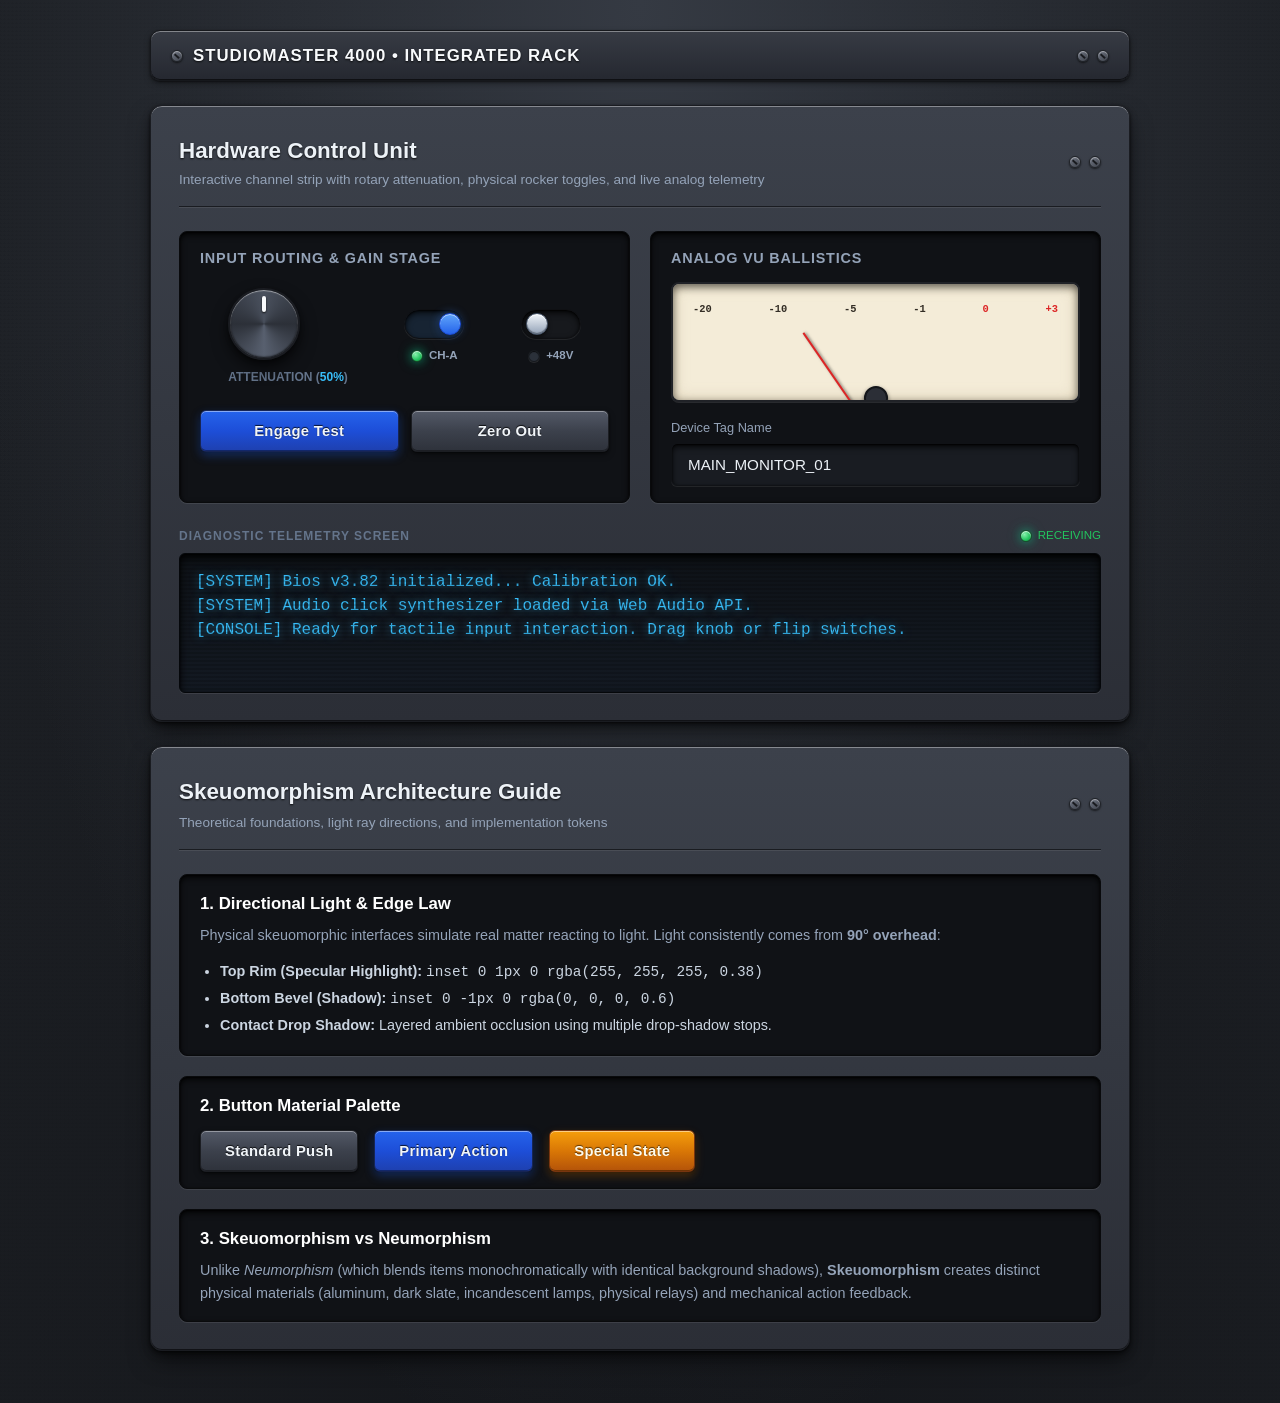
<file: index.html>
<!DOCTYPE html>
<html lang="en">
<head>
  <meta charset="UTF-8">
  <meta name="viewport" content="width=device-width, initial-scale=1.0">
  <title>Skeuomorphism Studio & Control Unit</title>
  <style>
    /* ==========================================================================
       1. GLOBAL DESIGN TOKENS & VARIABLES
       ========================================================================== */
    :root {
      /* Palette: Slate & Physical Hardware */
      --bg-desk: #1e2126;
      --panel-top: #3c414b;
      --panel-bottom: #2b2e36;
      --panel-border: #1a1c21;

      --chassis-top: #484e59;
      --chassis-mid: #343942;
      --chassis-bottom: #282b32;

      --screen-bg: #101216;
      --screen-border: #090a0c;

      /* Accent & Lighting */
      --accent-amber: #f59e0b;
      --accent-amber-glow: rgba(245, 158, 11, 0.45);
      --accent-green: #10b981;
      --accent-green-glow: rgba(16, 185, 129, 0.45);
      --accent-blue: #3b82f6;
      --accent-blue-glow: rgba(59, 130, 246, 0.45);
      --accent-red: #ef4444;
      --accent-red-glow: rgba(239, 68, 68, 0.45);

      /* Typography Colors */
      --text-primary: #edf2f7;
      --text-secondary: #94a3b8;
      --text-muted: #64748b;

      /* Skeuomorphic Lighting Physics (Directional: 90° Overhead Light) */
      --specular-top-sharp: inset 0 1px 0 rgba(255, 255, 255, 0.38);
      --specular-top-soft: inset 0 1px 1px rgba(255, 255, 255, 0.2);
      --bevel-bottom-shadow: inset 0 -1px 0 rgba(0, 0, 0, 0.6);
      --lip-shadow: 0 1px 0 rgba(255, 255, 255, 0.08);

      /* Depth Shadows (Ambient + Occlusion) */
      --shadow-raised-sm: 
        0 1px 2px rgba(0, 0, 0, 0.5),
        0 3px 6px rgba(0, 0, 0, 0.35);

      --shadow-raised-md: 
        0 1px 3px rgba(0, 0, 0, 0.6),
        0 4px 8px -1px rgba(0, 0, 0, 0.45),
        0 12px 24px -4px rgba(0, 0, 0, 0.55);

      --shadow-sunken-well: 
        inset 0 3px 6px rgba(0, 0, 0, 0.75),
        inset 0 1px 2px rgba(0, 0, 0, 0.9),
        0 1px 0 rgba(255, 255, 255, 0.08);

      --shadow-sunken-shallow: 
        inset 0 1px 3px rgba(0, 0, 0, 0.6),
        inset 0 1px 1px rgba(0, 0, 0, 0.8),
        0 1px 0 rgba(255, 255, 255, 0.06);

      --tactile-spring: cubic-bezier(0.25, 1, 0.5, 1);
    }

    /* ==========================================================================
       2. BASE & DESK SURFACE
       ========================================================================== */
    * {
      box-sizing: border-box;
      margin: 0;
      padding: 0;
    }

    body {
      font-family: -apple-system, BlinkMacSystemFont, "Segoe UI", Roboto, Helvetica, Arial, sans-serif;
      background-color: var(--bg-desk);
      background-image: 
        radial-gradient(ellipse at 50% 0%, #353a43 0%, transparent 75%),
        radial-gradient(circle at 50% 100%, #14161a 0%, transparent 80%),
        linear-gradient(45deg, rgba(0,0,0,0.05) 25%, transparent 25%),
        linear-gradient(-45deg, rgba(0,0,0,0.05) 25%, transparent 25%);
      background-size: 100% 100%, 100% 100%, 4px 4px, 4px 4px;
      color: var(--text-primary);
      min-height: 100vh;
      line-height: 1.5;
      padding: 30px 16px;
      -webkit-font-smoothing: antialiased;
    }

    .container {
      max-width: 980px;
      margin: 0 auto;
    }

    /* ==========================================================================
       3. NAVIGATION BAR (RACK MOUNT STYLE)
       ========================================================================== */
    .skeuo-nav {
      display: flex;
      align-items: center;
      justify-content: space-between;
      background: linear-gradient(180deg, #373b44 0%, #252830 100%);
      border: 1px solid #16181c;
      border-radius: 10px;
      padding: 12px 20px;
      margin-bottom: 24px;
      box-shadow: 
        var(--specular-top-sharp),
        var(--bevel-bottom-shadow),
        var(--shadow-raised-sm);
    }

    .nav-brand {
      font-weight: 800;
      letter-spacing: 1px;
      text-transform: uppercase;
      font-size: 1.05rem;
      color: #f8fafc;
      text-shadow: 0 1px 2px rgba(0,0,0,0.8);
      display: flex;
      align-items: center;
      gap: 10px;
    }

    /* ==========================================================================
       4. SKEUOMORPHIC PANELS & CHASSIS
       ========================================================================== */
    .skeuo-panel {
      background: linear-gradient(180deg, var(--panel-top) 0%, var(--panel-bottom) 100%);
      border: 1px solid var(--panel-border);
      border-radius: 12px;
      box-shadow: 
        var(--specular-top-sharp),
        var(--bevel-bottom-shadow),
        var(--shadow-raised-md);
      padding: 28px;
      margin-bottom: 24px;
      position: relative;
    }

    .chassis-header {
      display: flex;
      justify-content: space-between;
      align-items: center;
      border-bottom: 1px solid #1a1c21;
      box-shadow: 0 1px 0 rgba(255, 255, 255, 0.08);
      padding-bottom: 16px;
      margin-bottom: 24px;
    }

    /* Industrial Corner Screws */
    .skeuo-screw {
      width: 12px;
      height: 12px;
      background: linear-gradient(135deg, #717784 0%, #3e424b 100%);
      border-radius: 50%;
      border: 1px solid #1f2227;
      box-shadow: 
        inset 0 1px 1px rgba(255, 255, 255, 0.5),
        0 1px 2px rgba(0, 0, 0, 0.6);
      position: relative;
      display: inline-block;
    }

    .skeuo-screw::after {
      content: "";
      position: absolute;
      top: 50%;
      left: 20%;
      right: 20%;
      height: 1.5px;
      background: #191b1f;
      transform: translateY(-50%) rotate(42deg);
    }

    /* ==========================================================================
       5. INSET WELLS, TERMINALS & VU METER
       ========================================================================== */
    .skeuo-well {
      background: var(--screen-bg);
      border: 1px solid var(--screen-border);
      border-radius: 8px;
      box-shadow: var(--shadow-sunken-well);
      padding: 16px 20px;
    }

    .skeuo-display-screen {
      background: linear-gradient(180deg, #0e1217 0%, #131922 100%);
      border: 1px solid #05070a;
      border-radius: 6px;
      box-shadow: 
        inset 0 4px 8px rgba(0, 0, 0, 0.9),
        inset 0 1px 2px rgba(0, 0, 0, 0.8),
        0 1px 0 rgba(255, 255, 255, 0.08);
      font-family: "SF Mono", Monaco, Consolas, monospace;
      color: #38bdf8;
      text-shadow: 0 0 8px rgba(56, 189, 248, 0.6);
      padding: 16px;
      position: relative;
      overflow: hidden;
      height: 140px;
      overflow-y: auto;
    }

    .skeuo-display-screen::before {
      content: " ";
      display: block;
      position: absolute;
      top: 0; left: 0; bottom: 0; right: 0;
      background: linear-gradient(rgba(18, 16, 16, 0) 50%, rgba(0, 0, 0, 0.25) 50%);
      background-size: 100% 4px;
      pointer-events: none;
      opacity: 0.6;
    }

    /* Analog VU Meter */
    .vu-meter-casing {
      width: 100%;
      height: 120px;
      background: #f4ecd8;
      border: 2px solid #202227;
      border-radius: 8px;
      box-shadow: 
        inset 0 3px 8px rgba(0,0,0,0.6),
        inset 0 0 16px rgba(180, 160, 120, 0.4),
        0 1px 0 rgba(255,255,255,0.1);
      position: relative;
      overflow: hidden;
    }

    .vu-scale {
      position: absolute;
      top: 18px;
      left: 20px;
      right: 20px;
      display: flex;
      justify-content: space-between;
      font-size: 0.65rem;
      font-weight: 700;
      color: #332d25;
      font-family: monospace;
    }

    .vu-needle {
      position: absolute;
      bottom: -40px;
      left: 50%;
      width: 2px;
      height: 130px;
      background: #dc2626;
      transform-origin: bottom center;
      transform: rotate(-35deg);
      transition: transform 0.1s linear;
      box-shadow: 1px 1px 3px rgba(0,0,0,0.5);
    }

    .vu-pivot {
      position: absolute;
      bottom: -10px;
      left: 50%;
      transform: translateX(-50%);
      width: 24px;
      height: 24px;
      background: #2b2e36;
      border-radius: 50%;
      border: 2px solid #14161a;
      box-shadow: 0 2px 4px rgba(0,0,0,0.6);
    }

    /* ==========================================================================
       6. TACTILE PUSH BUTTONS
       ========================================================================== */
    .skeuo-btn {
      display: inline-flex;
      align-items: center;
      justify-content: center;
      gap: 8px;
      padding: 12px 24px;
      font-size: 0.925rem;
      font-weight: 600;
      letter-spacing: 0.3px;
      color: #f1f5f9;
      text-shadow: 0 -1px 1px rgba(0, 0, 0, 0.8);
      background: linear-gradient(180deg, #535967 0%, #3c414c 50%, #2e323b 100%);
      border: 1px solid #1c1e23;
      border-radius: 6px;
      box-shadow: 
        var(--specular-top-sharp),
        inset 0 -1px 0 rgba(0, 0, 0, 0.4),
        var(--shadow-raised-sm);
      cursor: pointer;
      user-select: none;
      transition: transform 0.06s ease, box-shadow 0.06s ease, background 0.06s ease;
      text-decoration: none;
    }

    .skeuo-btn:hover {
      background: linear-gradient(180deg, #5c6373 0%, #444a56 50%, #343842 100%);
      color: #ffffff;
    }

    .skeuo-btn:active {
      transform: translateY(2px);
      background: linear-gradient(180deg, #24272e 0%, #2f343d 100%);
      box-shadow: 
        inset 0 3px 5px rgba(0, 0, 0, 0.7),
        inset 0 1px 2px rgba(0, 0, 0, 0.8),
        0 1px 0 rgba(255, 255, 255, 0.1);
      text-shadow: 0 1px 2px rgba(0, 0, 0, 0.9);
    }

    .skeuo-btn-primary {
      background: linear-gradient(180deg, #2563eb 0%, #1d4ed8 50%, #1e40af 100%);
      border-color: #172554;
      box-shadow: 
        inset 0 1px 0 rgba(255, 255, 255, 0.45),
        inset 0 -1px 0 rgba(0, 0, 0, 0.4),
        0 4px 10px rgba(37, 99, 235, 0.35),
        var(--shadow-raised-sm);
    }

    .skeuo-btn-gold {
      background: linear-gradient(180deg, #f59e0b 0%, #d97706 50%, #b45309 100%);
      border-color: #78350f;
      color: #fffbeb;
      text-shadow: 0 -1px 1px rgba(0, 0, 0, 0.6);
      box-shadow: 
        inset 0 1px 0 rgba(255, 255, 255, 0.5),
        inset 0 -1px 0 rgba(0, 0, 0, 0.4),
        0 4px 10px rgba(217, 119, 6, 0.3),
        var(--shadow-raised-sm);
    }

    /* ==========================================================================
       7. INPUTS & FORM CONTROLS
       ========================================================================== */
    .skeuo-input {
      width: 100%;
      background: #191c22;
      border: 1px solid #101216;
      border-radius: 6px;
      box-shadow: var(--shadow-sunken-well);
      padding: 12px 16px;
      color: var(--text-primary);
      font-size: 0.95rem;
      font-family: inherit;
      outline: none;
    }

    .skeuo-input:focus {
      border-color: #3b82f6;
      box-shadow: 
        var(--shadow-sunken-well),
        0 0 0 1px rgba(59, 130, 246, 0.5),
        0 0 12px rgba(59, 130, 246, 0.25);
    }

    /* ==========================================================================
       8. TOGGLE SWITCH & LED
       ========================================================================== */
    .skeuo-toggle {
      position: relative;
      display: inline-block;
      width: 60px;
      height: 30px;
      cursor: pointer;
    }

    .skeuo-toggle input {
      opacity: 0;
      width: 0;
      height: 0;
    }

    .skeuo-toggle-track {
      position: absolute;
      top: 0; left: 0; right: 0; bottom: 0;
      background: #17191d;
      border-radius: 15px;
      border: 1px solid #0f1013;
      box-shadow: var(--shadow-sunken-well);
      transition: all 0.2s var(--tactile-spring);
    }

    .skeuo-toggle-knob {
      position: absolute;
      height: 22px;
      width: 22px;
      left: 4px;
      bottom: 3px;
      background: linear-gradient(180deg, #f1f5f9 0%, #94a3b8 100%);
      border-radius: 50%;
      border: 1px solid #475569;
      box-shadow: 
        inset 0 1px 0 #ffffff,
        inset 0 -1px 1px rgba(0, 0, 0, 0.4),
        0 2px 4px rgba(0, 0, 0, 0.6);
      transition: all 0.2s var(--tactile-spring);
    }

    .skeuo-toggle input:checked + .skeuo-toggle-track {
      background: #172433;
    }

    .skeuo-toggle input:checked + .skeuo-toggle-track .skeuo-toggle-knob {
      transform: translateX(30px);
      background: linear-gradient(180deg, #60a5fa 0%, #2563eb 100%);
      border-color: #1d4ed8;
      box-shadow: 
        inset 0 1px 0 rgba(255, 255, 255, 0.6),
        0 0 10px var(--accent-blue-glow),
        0 2px 4px rgba(0, 0, 0, 0.6);
    }

    .skeuo-led {
      width: 12px;
      height: 12px;
      border-radius: 50%;
      background: #2b313a;
      border: 1px solid #15181c;
      box-shadow: 
        inset 0 1px 1px rgba(0, 0, 0, 0.8),
        0 1px 0 rgba(255, 255, 255, 0.1);
      display: inline-block;
    }

    .skeuo-led.is-active-green {
      background: radial-gradient(circle at 35% 35%, #86efac 0%, #22c55e 60%, #15803d 100%);
      border-color: #14532d;
      box-shadow: 
        inset 0 1px 1px rgba(255, 255, 255, 0.8),
        0 0 8px var(--accent-green-glow),
        0 0 14px var(--accent-green-glow);
    }

    /* ==========================================================================
       9. ROTARY POTENTIOMETER DIAL & GRIDS
       ========================================================================== */
    .skeuo-knob {
      width: 72px;
      height: 72px;
      border-radius: 50%;
      background: conic-gradient(
        #4a515e 0deg,
        #2c3038 90deg,
        #58606f 180deg,
        #2c3038 270deg,
        #4a515e 360deg
      );
      border: 2px solid #1a1c21;
      box-shadow: 
        0 8px 16px rgba(0, 0, 0, 0.6),
        0 2px 4px rgba(0, 0, 0, 0.4),
        inset 0 1px 1px rgba(255, 255, 255, 0.5),
        inset 0 -1px 2px rgba(0, 0, 0, 0.8);
      position: relative;
      cursor: ns-resize;
      display: flex;
      align-items: center;
      justify-content: center;
      user-select: none;
    }

    .skeuo-knob-notch {
      width: 4px;
      height: 16px;
      background: #f8fafc;
      border-radius: 2px;
      position: absolute;
      top: 6px;
      box-shadow: 0 1px 2px rgba(0, 0, 0, 0.8);
    }

    .grid-2 {
      display: grid;
      grid-template-columns: 1fr 1fr;
      gap: 20px;
    }

    @media (max-width: 768px) {
      .grid-2 {
        grid-template-columns: 1fr;
      }
    }
  </style>
</head>
<body>

  <div class="container">
    <!-- Top Rack Navigation Header -->
    <header class="skeuo-nav">
      <div class="nav-brand">
        <span class="skeuo-screw"></span>
        <span>StudioMaster 4000 &bull; Integrated Rack</span>
      </div>
      <div style="display: flex; gap: 8px;">
        <span class="skeuo-screw"></span>
        <span class="skeuo-screw"></span>
      </div>
    </header>

    <!-- SECTION 1: Hardware Control Console Unit -->
    <section class="skeuo-panel">
      <div class="chassis-header">
        <div>
          <h1 style="font-size: 1.4rem; text-shadow: 0 1px 2px rgba(0,0,0,0.8);">Hardware Control Unit</h1>
          <p style="font-size: 0.85rem; color: var(--text-secondary); margin-top: 2px;">
            Interactive channel strip with rotary attenuation, physical rocker toggles, and live analog telemetry
          </p>
        </div>
        <div style="display: flex; gap: 8px;">
          <span class="skeuo-screw"></span>
          <span class="skeuo-screw"></span>
        </div>
      </div>

      <!-- Controls & Meter Grid -->
      <div class="grid-2">
        
        <!-- Left: Physical Controls (Switches, Dial, Buttons) -->
        <div class="skeuo-well">
          <h2 style="font-size: 0.9rem; text-transform: uppercase; letter-spacing: 0.8px; color: var(--text-secondary); margin-bottom: 18px;">
            Input Routing & Gain Stage
          </h2>

          <div style="display: flex; align-items: center; justify-content: space-around; margin-bottom: 24px;">
            <!-- Rotary Knob -->
            <div style="text-align: center;">
              <div class="skeuo-knob" data-readout="knobVal" data-angle="0">
                <div class="skeuo-knob-notch"></div>
              </div>
              <div style="margin-top: 8px; font-size: 0.75rem; color: var(--text-muted); font-weight: 700;">
                ATTENUATION (<span id="knobVal" style="color: #38bdf8;">50%</span>)
              </div>
            </div>

            <!-- Rocker Toggle 1 (CH-A) -->
            <div style="text-align: center;">
              <label class="skeuo-toggle">
                <input type="checkbox" data-channel="CH-A" data-led-target="ledA" checked>
                <span class="skeuo-toggle-track">
                  <span class="skeuo-toggle-knob"></span>
                </span>
              </label>
              <div style="margin-top: 8px; display: flex; align-items: center; justify-content: center; gap: 6px;">
                <span class="skeuo-led is-active-green" id="ledA"></span>
                <span style="font-size: 0.72rem; color: var(--text-secondary); font-weight: 600;">CH-A</span>
              </div>
            </div>

            <!-- Rocker Toggle 2 (Phantom Power) -->
            <div style="text-align: center;">
              <label class="skeuo-toggle">
                <input type="checkbox" data-channel="PHANTOM" data-led-target="ledPhantom">
                <span class="skeuo-toggle-track">
                  <span class="skeuo-toggle-knob"></span>
                </span>
              </label>
              <div style="margin-top: 8px; display: flex; align-items: center; justify-content: center; gap: 6px;">
                <span class="skeuo-led" id="ledPhantom"></span>
                <span style="font-size: 0.72rem; color: var(--text-secondary); font-weight: 600;">+48V</span>
              </div>
            </div>
          </div>

          <!-- Tactile Action Buttons -->
          <div style="display: flex; gap: 12px; margin-top: 16px;">
            <button class="skeuo-btn skeuo-btn-primary" id="btnExecute" style="flex: 1;">Engage Test</button>
            <button class="skeuo-btn" id="btnReset" style="flex: 1;">Zero Out</button>
          </div>
        </div>

        <!-- Right: Analog Meter & Device Parameter -->
        <div class="skeuo-well" style="display: flex; flex-direction: column; justify-content: space-between;">
          <div>
            <h2 style="font-size: 0.9rem; text-transform: uppercase; letter-spacing: 0.8px; color: var(--text-secondary); margin-bottom: 12px;">
              Analog VU Ballistics
            </h2>

            <!-- Mechanical VU Meter -->
            <div class="vu-meter-casing">
              <div class="vu-scale">
                <span>-20</span>
                <span>-10</span>
                <span>-5</span>
                <span>-1</span>
                <span style="color: #dc2626;">0</span>
                <span style="color: #dc2626;">+3</span>
              </div>
              <div class="vu-needle" id="vuNeedle"></div>
              <div class="vu-pivot"></div>
            </div>
          </div>

          <div style="margin-top: 16px;">
            <label style="font-size: 0.8rem; color: var(--text-secondary); display: block; margin-bottom: 6px;">Device Tag Name</label>
            <input type="text" class="skeuo-input" value="MAIN_MONITOR_01">
          </div>
        </div>

      </div>

      <!-- Live CRT Telemetry Terminal -->
      <div style="margin-top: 24px;">
        <div style="display: flex; justify-content: space-between; align-items: center; margin-bottom: 8px;">
          <span style="font-size: 0.75rem; text-transform: uppercase; letter-spacing: 1px; color: var(--text-muted); font-weight: 700;">
            Diagnostic Telemetry Screen
          </span>
          <span style="display: flex; align-items: center; gap: 6px; font-size: 0.72rem; color: #22c55e;">
            <span class="skeuo-led is-active-green"></span> RECEIVING
          </span>
        </div>
        <div class="skeuo-display-screen" id="terminalOutput">
          <div>[SYSTEM] Bios v3.82 initialized... Calibration OK.</div>
          <div>[SYSTEM] Audio click synthesizer loaded via Web Audio API.</div>
          <div>[CONSOLE] Ready for tactile input interaction. Drag knob or flip switches.</div>
        </div>
      </div>
    </section>

    <!-- SECTION 2: Skeuomorphism Architecture & Specification Guide -->
    <section class="skeuo-panel">
      <div class="chassis-header">
        <div>
          <h2 style="font-size: 1.4rem; text-shadow: 0 1px 2px rgba(0,0,0,0.8);">Skeuomorphism Architecture Guide</h2>
          <p style="font-size: 0.85rem; color: var(--text-secondary); margin-top: 4px;">
            Theoretical foundations, light ray directions, and implementation tokens
          </p>
        </div>
        <div style="display: flex; gap: 8px;">
          <span class="skeuo-screw"></span>
          <span class="skeuo-screw"></span>
        </div>
      </div>

      <!-- Core Physics Card -->
      <div class="skeuo-well" style="margin-bottom: 20px;">
        <h3 style="font-size: 1.05rem; color: #fff; margin-bottom: 8px;">1. Directional Light & Edge Law</h3>
        <p style="font-size: 0.9rem; color: var(--text-secondary); line-height: 1.6;">
          Physical skeuomorphic interfaces simulate real matter reacting to light. Light consistently comes from <strong>90° overhead</strong>:
        </p>
        <ul style="margin: 12px 0 0 20px; font-size: 0.9rem; color: #cbd5e1; line-height: 1.8;">
          <li><strong>Top Rim (Specular Highlight):</strong> <code>inset 0 1px 0 rgba(255, 255, 255, 0.38)</code></li>
          <li><strong>Bottom Bevel (Shadow):</strong> <code>inset 0 -1px 0 rgba(0, 0, 0, 0.6)</code></li>
          <li><strong>Contact Drop Shadow:</strong> Layered ambient occlusion using multiple drop-shadow stops.</li>
        </ul>
      </div>

      <!-- Live Interactive Button Test Palette -->
      <div class="skeuo-well" style="margin-bottom: 20px;">
        <h3 style="font-size: 1.05rem; color: #fff; margin-bottom: 12px;">2. Button Material Palette</h3>
        <div style="display: flex; gap: 16px; align-items: center; flex-wrap: wrap;">
          <button class="skeuo-btn">Standard Push</button>
          <button class="skeuo-btn skeuo-btn-primary">Primary Action</button>
          <button class="skeuo-btn skeuo-btn-gold">Special State</button>
        </div>
      </div>

      <!-- Architecture Differences -->
      <div class="skeuo-well">
        <h3 style="font-size: 1.05rem; color: #fff; margin-bottom: 8px;">3. Skeuomorphism vs Neumorphism</h3>
        <p style="font-size: 0.9rem; color: var(--text-secondary); line-height: 1.6;">
          Unlike <em>Neumorphism</em> (which blends items monochromatically with identical background shadows), <strong>Skeuomorphism</strong> creates distinct physical materials (aluminum, dark slate, incandescent lamps, physical relays) and mechanical action feedback.
        </p>
      </div>
    </section>

  </div>

  <!-- JAVASCRIPT LOGIC & AUDIO SYNTHESIS -->
  <script>
    class TactileAudioEngine {
      constructor() {
        this.ctx = null;
      }

      init() {
        if (!this.ctx) {
          const AudioCtx = window.AudioContext || window.webkitAudioContext;
          if (AudioCtx) this.ctx = new AudioCtx();
        }
        if (this.ctx && this.ctx.state === 'suspended') {
          this.ctx.resume();
        }
      }

      playClick(type = 'push') {
        try {
          this.init();
          if (!this.ctx) return;

          const osc = this.ctx.createOscillator();
          const gain = this.ctx.createGain();
          const now = this.ctx.currentTime;

          if (type === 'push') {
            osc.type = 'triangle';
            osc.frequency.setValueAtTime(140, now);
            osc.frequency.exponentialRampToValueAtTime(35, now + 0.04);
            gain.gain.setValueAtTime(0.35, now);
            gain.gain.exponentialRampToValueAtTime(0.001, now + 0.04);
          } else if (type === 'release') {
            osc.type = 'sine';
            osc.frequency.setValueAtTime(320, now);
            osc.frequency.exponentialRampToValueAtTime(90, now + 0.025);
            gain.gain.setValueAtTime(0.18, now);
            gain.gain.exponentialRampToValueAtTime(0.001, now + 0.025);
          } else if (type === 'tick') {
            osc.type = 'square';
            osc.frequency.setValueAtTime(800, now);
            osc.frequency.exponentialRampToValueAtTime(120, now + 0.015);
            gain.gain.setValueAtTime(0.12, now);
            gain.gain.exponentialRampToValueAtTime(0.001, now + 0.015);
          }

          osc.connect(gain);
          gain.connect(this.ctx.destination);
          osc.start(now);
          osc.stop(now + (type === 'push' ? 0.04 : 0.025));
        } catch (e) {}
      }
    }

    document.addEventListener('DOMContentLoaded', () => {
      const audio = new TactileAudioEngine();

      // Tactile button mechanical sound listeners
      document.querySelectorAll('.skeuo-btn').forEach(btn => {
        btn.addEventListener('mousedown', () => audio.playClick('push'));
        btn.addEventListener('mouseup', () => audio.playClick('release'));
      });

      // Rocker switch toggle handler
      document.querySelectorAll('.skeuo-toggle input[type="checkbox"]').forEach(toggle => {
        toggle.addEventListener('change', (e) => {
          audio.playClick('tick');
          const channel = e.target.dataset.channel || 'SYSTEM';
          const status = e.target.checked ? 'ENGAGED' : 'DISENGAGED';
          logTerminal(`[${channel}] Switch altered -> ${status}`);

          const targetLed = document.getElementById(e.target.dataset.ledTarget);
          if (targetLed) {
            targetLed.classList.toggle('is-active-green', e.target.checked);
          }
        });
      });

      // Rotary Knob Drag Interaction
      document.querySelectorAll('.skeuo-knob').forEach(knob => {
        let isDragging = false;
        let startY = 0;
        let currentAngle = parseInt(knob.dataset.angle || '0', 10);

        const updateKnob = (angle) => {
          currentAngle = Math.max(-135, Math.min(135, angle));
          knob.style.transform = `rotate(${currentAngle}deg)`;
          knob.dataset.angle = currentAngle;
          
          const readout = document.getElementById(knob.dataset.readout);
          if (readout) {
            const percent = Math.round(((currentAngle + 135) / 270) * 100);
            readout.textContent = `${percent}%`;
          }
        };

        knob.addEventListener('mousedown', (e) => {
          isDragging = true;
          startY = e.clientY;
          audio.init();
          document.body.style.cursor = 'ns-resize';
        });

        window.addEventListener('mousemove', (e) => {
          if (!isDragging) return;
          const deltaY = startY - e.clientY;
          startY = e.clientY;
          const newAngle = currentAngle + deltaY * 2.2;
          if (Math.abs(newAngle - currentAngle) > 8) audio.playClick('tick');
          updateKnob(newAngle);
        });

        window.addEventListener('mouseup', () => {
          if (isDragging) {
            isDragging = false;
            document.body.style.cursor = 'default';
            logTerminal(`[POTENTIOMETER] Adjusted to angle ${currentAngle.toFixed(0)}°`);
          }
        });
      });

      // Analog VU meter ballistics loop
      const meterNeedle = document.getElementById('vuNeedle');
      if (meterNeedle) {
        let baseAngle = -35;
        setInterval(() => {
          const target = Math.max(-45, Math.min(45, baseAngle + (Math.random() - 0.48) * 16));
          meterNeedle.style.transform = `rotate(${target}deg)`;
        }, 120);
      }

      // Interactive Action Buttons
      const executeBtn = document.getElementById('btnExecute');
      if (executeBtn) {
        executeBtn.addEventListener('click', () => logTerminal('[PROCESS] Executing sequence diagnostics... OK.'));
      }

      const resetBtn = document.getElementById('btnReset');
      if (resetBtn) {
        resetBtn.addEventListener('click', () => {
          logTerminal('[SYSTEM] Calibration parameters reset to factory defaults.');
          const knob = document.querySelector('.skeuo-knob');
          if (knob) {
            knob.style.transform = 'rotate(0deg)';
            knob.dataset.angle = 0;
            const readout = document.getElementById(knob.dataset.readout);
            if (readout) readout.textContent = '50%';
          }
        });
      }
    });

    function logTerminal(message) {
      const terminal = document.getElementById('terminalOutput');
      if (!terminal) return;
      const line = document.createElement('div');
      line.style.marginTop = '4px';
      line.textContent = `[${new Date().toTimeString().split(' ')[0]}] ${message}`;
      terminal.appendChild(line);
      terminal.scrollTop = terminal.scrollHeight;
    }
  </script>
</body>
</html>
</file>
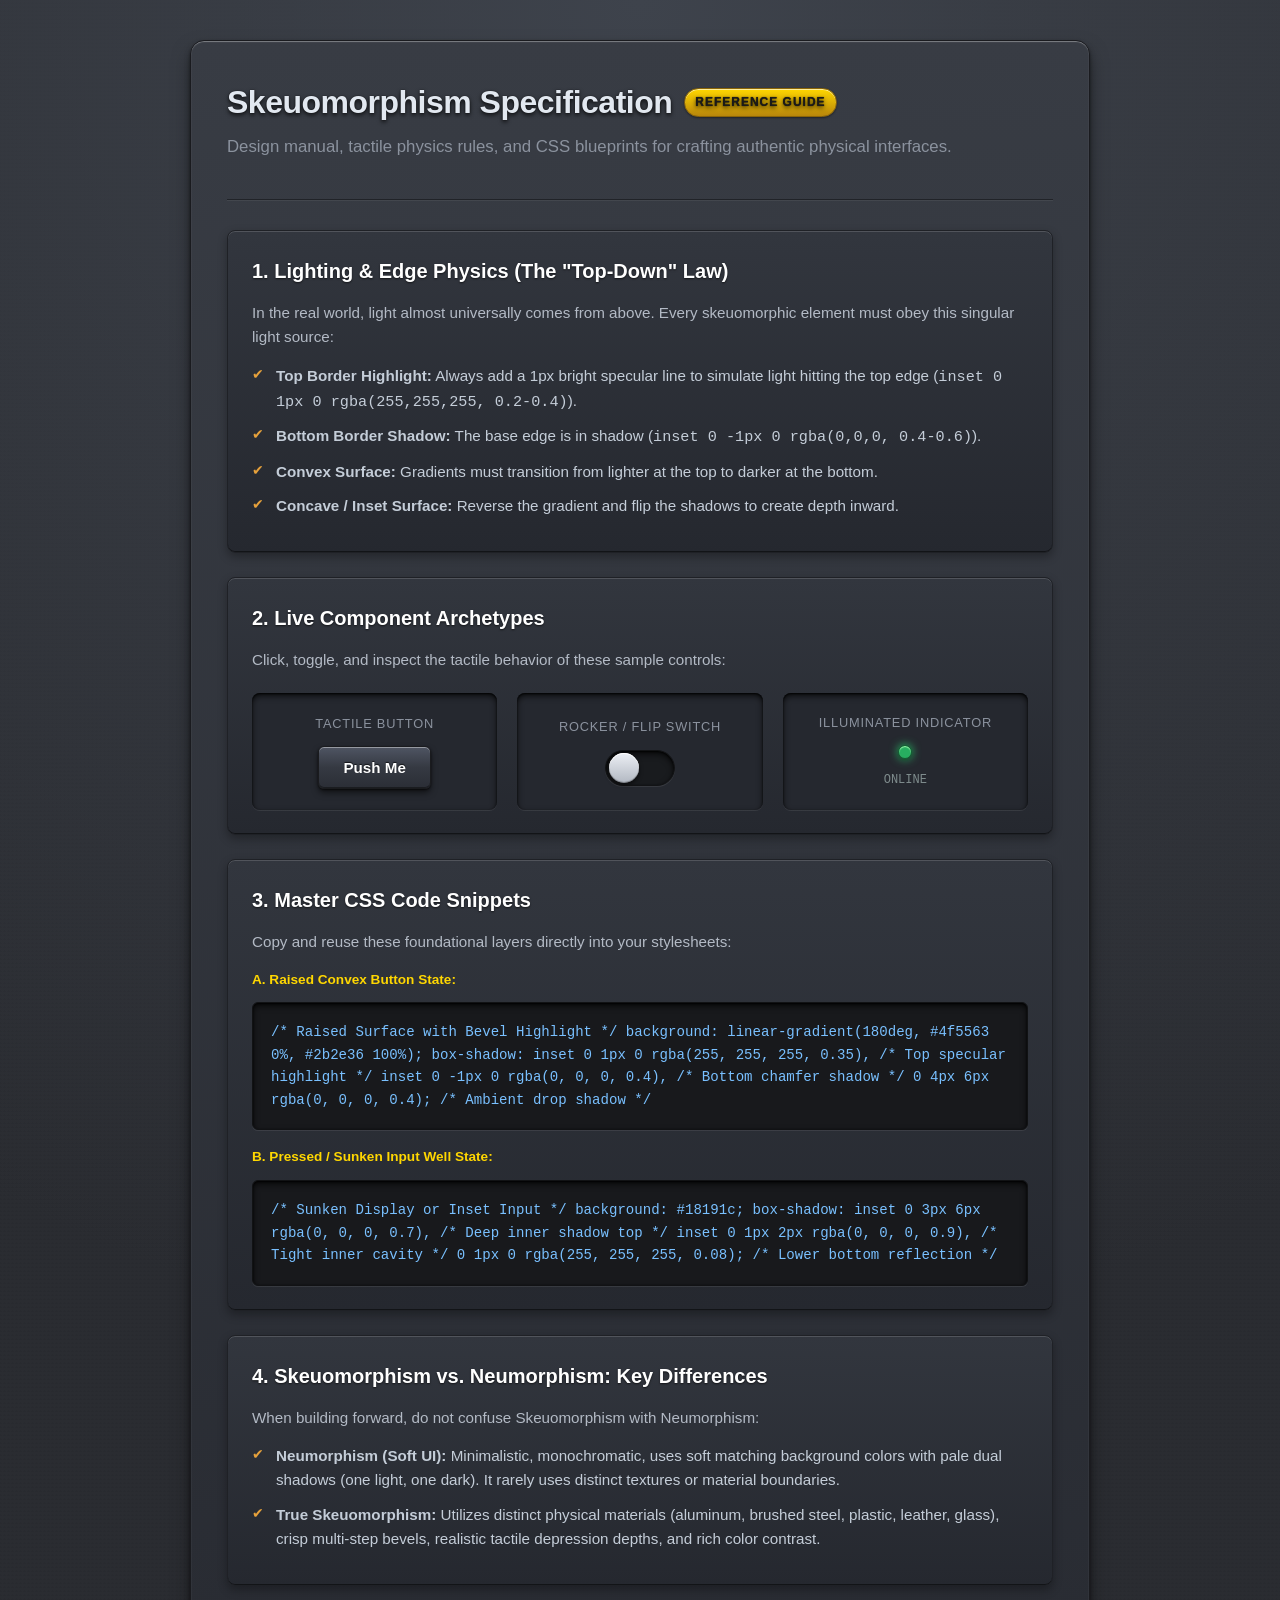
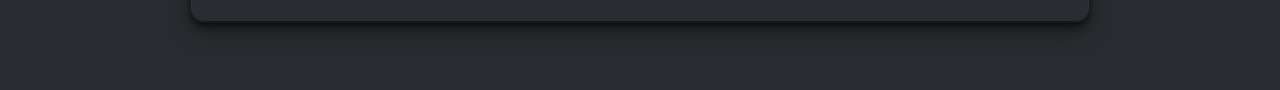
<file: main.html>
<!DOCTYPE html>
<html lang="en">
<head>
  <meta charset="UTF-8">
  <meta name="viewport" content="width=device-width, initial-scale=1.0">
  <title>Skeuomorphism Design Blueprint & UI Spec</title>
  <style>
    :root {
      --bg-base: #2a2c31;
      --panel-bg: linear-gradient(180deg, #383c44 0%, #292c33 100%);
      --card-bg: linear-gradient(180deg, #32363e 0%, #25282f 100%);
      --accent-gold: #e6a13b;
      --accent-glow: rgba(230, 161, 59, 0.4);
      --text-main: #e2e8f0;
      --text-muted: #8b929e;
      
      /* Core Skeuomorphic Lighting Variables */
      --highlight-soft: inset 0 1px 0 rgba(255, 255, 255, 0.15);
      --highlight-strong: inset 0 1px 1px rgba(255, 255, 255, 0.35);
      --shadow-bevel-bottom: inset 0 -1px 0 rgba(0, 0, 0, 0.5);
      --shadow-raised: 0 4px 6px -1px rgba(0, 0, 0, 0.4), 
                       0 10px 20px -3px rgba(0, 0, 0, 0.5),
                       0 1px 2px rgba(0, 0, 0, 0.3);
      --shadow-sunken: inset 0 3px 6px rgba(0, 0, 0, 0.7), 
                       inset 0 1px 2px rgba(0, 0, 0, 0.9),
                       0 1px 0 rgba(255, 255, 255, 0.08);
    }

    * {
      box-sizing: border-box;
      margin: 0;
      padding: 0;
    }

    body {
      font-family: -apple-system, BlinkMacSystemFont, "Segoe UI", Roboto, Helvetica, Arial, sans-serif;
      background-color: var(--bg-base);
      /* Subtle textured desk/matte background */
      background-image: 
        radial-gradient(circle at 50% 0%, #3e434c 0%, transparent 75%),
        linear-gradient(45deg, rgba(0,0,0,0.05) 25%, transparent 25%),
        linear-gradient(-45deg, rgba(0,0,0,0.05) 25%, transparent 25%);
      background-size: 100% 100%, 4px 4px, 4px 4px;
      color: var(--text-main);
      padding: 40px 20px;
      line-height: 1.6;
    }

    .container {
      max-width: 900px;
      margin: 0 auto;
    }

    /* Main Beveled Panel */
    .master-panel {
      background: var(--panel-bg);
      border-radius: 14px;
      padding: 36px;
      box-shadow: 
        var(--highlight-strong),
        var(--shadow-bevel-bottom),
        var(--shadow-raised);
      border: 1px solid #1a1b1f;
      margin-bottom: 30px;
      position: relative;
    }

    header {
      border-bottom: 1px solid rgba(0, 0, 0, 0.4);
      box-shadow: 0 1px 0 rgba(255, 255, 255, 0.06);
      padding-bottom: 24px;
      margin-bottom: 30px;
    }

    h1 {
      font-size: 2rem;
      letter-spacing: -0.5px;
      text-shadow: 0 2px 4px rgba(0,0,0,0.8), 0 0 1px rgba(0,0,0,0.9);
      display: flex;
      align-items: center;
      gap: 12px;
    }

    .badge {
      font-size: 0.75rem;
      text-transform: uppercase;
      letter-spacing: 1px;
      padding: 4px 10px;
      border-radius: 20px;
      background: linear-gradient(180deg, #ffd700 0%, #b8860b 100%);
      color: #1a1a1a;
      font-weight: 700;
      box-shadow: 0 1px 2px rgba(0,0,0,0.4), inset 0 1px 0 rgba(255,255,255,0.6);
      border: 1px solid #8b6508;
    }

    .subtitle {
      color: var(--text-muted);
      margin-top: 6px;
      font-size: 1.05rem;
    }

    /* Section Cards */
    .section-card {
      background: var(--card-bg);
      border-radius: 8px;
      padding: 24px;
      margin-bottom: 24px;
      box-shadow: 
        var(--highlight-soft),
        var(--shadow-bevel-bottom),
        0 4px 10px rgba(0, 0, 0, 0.3);
      border: 1px solid #1f2126;
    }

    h2 {
      font-size: 1.25rem;
      margin-bottom: 14px;
      color: #fff;
      text-shadow: 0 1px 2px rgba(0,0,0,0.6);
      display: flex;
      align-items: center;
      gap: 8px;
    }

    p {
      color: #b3bac5;
      margin-bottom: 14px;
      font-size: 0.95rem;
    }

    /* Inset Wells / LCD Screens */
    .inset-well {
      background: #18191c;
      border-radius: 6px;
      padding: 18px;
      box-shadow: var(--shadow-sunken);
      border: 1px solid #111214;
      font-family: "SF Mono", Consolas, "Liberation Mono", Menlo, monospace;
      font-size: 0.88rem;
      color: #79c0ff;
      overflow-x: auto;
      margin-top: 12px;
    }

    /* Live Interactive Components Showcase */
    .demo-grid {
      display: grid;
      grid-template-columns: repeat(auto-fit, minmax(220px, 1fr));
      gap: 20px;
      margin-top: 20px;
    }

    .demo-box {
      background: #25282f;
      padding: 20px;
      border-radius: 8px;
      box-shadow: var(--shadow-sunken);
      display: flex;
      flex-direction: column;
      align-items: center;
      justify-content: center;
      gap: 12px;
      text-align: center;
    }

    .demo-label {
      font-size: 0.8rem;
      text-transform: uppercase;
      letter-spacing: 0.8px;
      color: var(--text-muted);
    }

    /* Tactile Push Button */
    .btn-tactile {
      padding: 12px 24px;
      font-size: 0.95rem;
      font-weight: 600;
      color: #fff;
      cursor: pointer;
      border-radius: 6px;
      border: 1px solid #1a1b1e;
      background: linear-gradient(180deg, #4f5563 0%, #353942 50%, #2b2e36 100%);
      box-shadow: 
        inset 0 1px 0 rgba(255, 255, 255, 0.4),
        inset 0 -1px 0 rgba(0, 0, 0, 0.4),
        0 4px 6px rgba(0, 0, 0, 0.5),
        0 1px 2px rgba(0, 0, 0, 0.6);
      transition: all 0.08s ease;
      text-shadow: 0 -1px 1px rgba(0, 0, 0, 0.7);
    }

    .btn-tactile:hover {
      background: linear-gradient(180deg, #575e6d 0%, #3d424c 50%, #31353e 100%);
    }

    .btn-tactile:active {
      transform: translateY(2px);
      background: linear-gradient(180deg, #24262c 0%, #2e313a 100%);
      box-shadow: 
        inset 0 2px 4px rgba(0, 0, 0, 0.7),
        0 1px 0 rgba(255, 255, 255, 0.1);
    }

    /* Metallic Toggle Switch */
    .rocker-switch {
      width: 70px;
      height: 36px;
      background: #191b1e;
      border-radius: 18px;
      box-shadow: var(--shadow-sunken);
      position: relative;
      cursor: pointer;
      border: 1px solid #121315;
    }

    .rocker-knob {
      width: 30px;
      height: 30px;
      position: absolute;
      top: 2px;
      left: 3px;
      border-radius: 50%;
      background: linear-gradient(180deg, #eceff4 0%, #b2b8c2 100%);
      box-shadow: 
        inset 0 1px 0 #ffffff,
        inset 0 -1px 1px rgba(0,0,0,0.3),
        0 2px 4px rgba(0,0,0,0.6);
      transition: all 0.2s cubic-bezier(0.4, 0, 0.2, 1);
    }

    .rocker-switch.active .rocker-knob {
      left: 35px;
      background: linear-gradient(180deg, #ffc83b 0%, #e08b15 100%);
      box-shadow: 
        inset 0 1px 0 #fff2a8,
        inset 0 -1px 1px rgba(0,0,0,0.4),
        0 0 10px var(--accent-glow),
        0 2px 4px rgba(0,0,0,0.6);
    }

    /* Checklist of Rules */
    .rules-list {
      list-style: none;
    }

    .rules-list li {
      position: relative;
      padding-left: 24px;
      margin-bottom: 10px;
      font-size: 0.95rem;
      color: #c4cdd8;
    }

    .rules-list li::before {
      content: "✔";
      position: absolute;
      left: 0;
      color: var(--accent-gold);
      font-size: 0.85rem;
    }
  </style>
</head>
<body>

  <div class="container">
    <div class="master-panel">
      <header>
        <h1>
          Skeuomorphism Specification
          <span class="badge">Reference Guide</span>
        </h1>
        <p class="subtitle">Design manual, tactile physics rules, and CSS blueprints for crafting authentic physical interfaces.</p>
      </header>

      <!-- Section 1: Core Physics -->
      <div class="section-card">
        <h2>1. Lighting & Edge Physics (The "Top-Down" Law)</h2>
        <p>In the real world, light almost universally comes from above. Every skeuomorphic element must obey this singular light source:</p>
        <ul class="rules-list">
          <li><strong>Top Border Highlight:</strong> Always add a 1px bright specular line to simulate light hitting the top edge (<code>inset 0 1px 0 rgba(255,255,255, 0.2-0.4)</code>).</li>
          <li><strong>Bottom Border Shadow:</strong> The base edge is in shadow (<code>inset 0 -1px 0 rgba(0,0,0, 0.4-0.6)</code>).</li>
          <li><strong>Convex Surface:</strong> Gradients must transition from lighter at the top to darker at the bottom.</li>
          <li><strong>Concave / Inset Surface:</strong> Reverse the gradient and flip the shadows to create depth inward.</li>
        </ul>
      </div>

      <!-- Section 2: Interactive Sandbox -->
      <div class="section-card">
        <h2>2. Live Component Archetypes</h2>
        <p>Click, toggle, and inspect the tactile behavior of these sample controls:</p>
        
        <div class="demo-grid">
          <div class="demo-box">
            <span class="demo-label">Tactile Button</span>
            <button class="btn-tactile" onclick="console.log('Pressed')">Push Me</button>
          </div>

          <div class="demo-box">
            <span class="demo-label">Rocker / Flip Switch</span>
            <div class="rocker-switch" id="toggleDemo" onclick="this.classList.toggle('active')">
              <div class="rocker-knob"></div>
            </div>
          </div>

          <div class="demo-box">
            <span class="demo-label">Illuminated Indicator</span>
            <div style="width: 14px; height: 14px; border-radius: 50%; background: #27ae60; box-shadow: 0 0 10px #2ecc71, inset 0 1px 1px #a8ffb2, 0 1px 3px rgba(0,0,0,0.8); border: 1px solid #145a32;"></div>
            <span style="font-size: 0.75rem; color: #7f8c8d; font-family: monospace;">ONLINE</span>
          </div>
        </div>
      </div>

      <!-- Section 3: CSS Formula Sheet -->
      <div class="section-card">
        <h2>3. Master CSS Code Snippets</h2>
        <p>Copy and reuse these foundational layers directly into your stylesheets:</p>

        <p style="color: #ffd700; font-size: 0.85rem; font-weight: 600; margin-bottom: 4px;">A. Raised Convex Button State:</p>
        <div class="inset-well">
/* Raised Surface with Bevel Highlight */
background: linear-gradient(180deg, #4f5563 0%, #2b2e36 100%);
box-shadow: 
  inset 0 1px 0 rgba(255, 255, 255, 0.35), /* Top specular highlight */
  inset 0 -1px 0 rgba(0, 0, 0, 0.4),        /* Bottom chamfer shadow */
  0 4px 6px rgba(0, 0, 0, 0.4);             /* Ambient drop shadow */
        </div>

        <p style="color: #ffd700; font-size: 0.85rem; font-weight: 600; margin-top: 16px; margin-bottom: 4px;">B. Pressed / Sunken Input Well State:</p>
        <div class="inset-well">
/* Sunken Display or Inset Input */
background: #18191c;
box-shadow: 
  inset 0 3px 6px rgba(0, 0, 0, 0.7),      /* Deep inner shadow top */
  inset 0 1px 2px rgba(0, 0, 0, 0.9),      /* Tight inner cavity */
  0 1px 0 rgba(255, 255, 255, 0.08);       /* Lower bottom reflection */
        </div>
      </div>

      <!-- Section 4: Skeuomorphism vs Neumorphism -->
      <div class="section-card" style="margin-bottom: 0;">
        <h2>4. Skeuomorphism vs. Neumorphism: Key Differences</h2>
        <p>When building forward, do not confuse Skeuomorphism with Neumorphism:</p>
        <ul class="rules-list">
          <li><strong>Neumorphism (Soft UI):</strong> Minimalistic, monochromatic, uses soft matching background colors with pale dual shadows (one light, one dark). It rarely uses distinct textures or material boundaries.</li>
          <li><strong>True Skeuomorphism:</strong> Utilizes distinct physical materials (aluminum, brushed steel, plastic, leather, glass), crisp multi-step bevels, realistic tactile depression depths, and rich color contrast.</li>
        </ul>
      </div>

    </div>
  </div>

</body>
</html>
</file>
